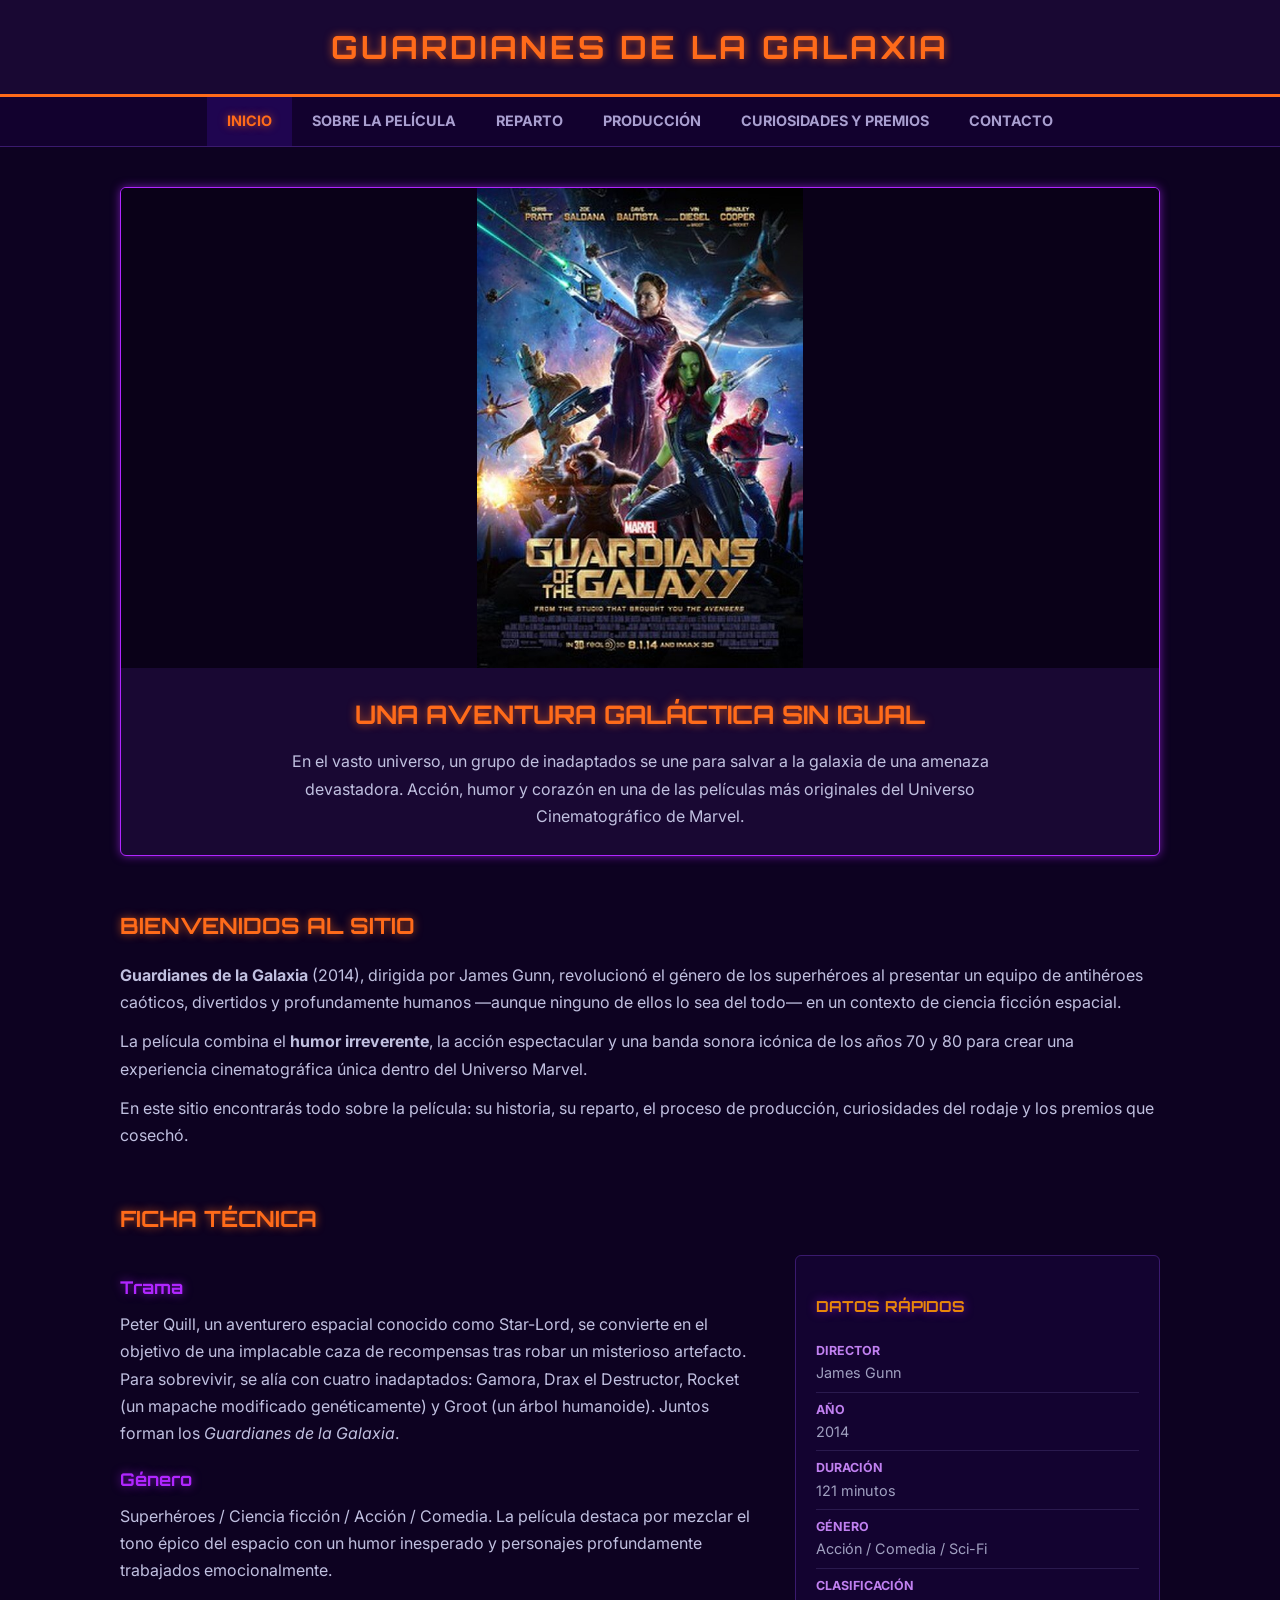
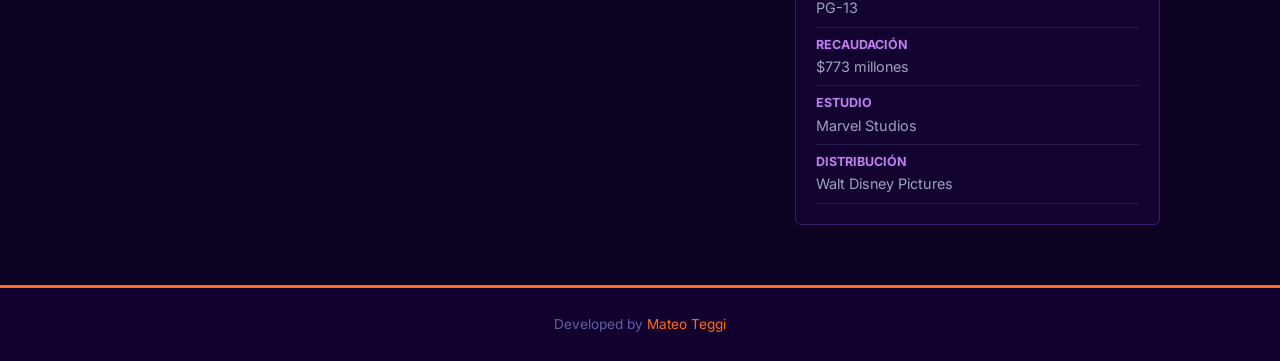
<file: index.html>
﻿<!DOCTYPE html>
<html lang="es">
<head>
    <meta charset="UTF-8">
    <meta name="viewport" content="width=device-width, initial-scale=1.0">
    <title>Guardianes de la Galaxia - Inicio</title>

    <!-- Favicon: SVG con un emoji embebido. No necesita archivo aparte y va en TODAS las paginas. -->
    <link rel="icon" href="data:image/svg+xml,<svg xmlns='http://www.w3.org/2000/svg' viewBox='0 0 100 100'><text y='.9em' font-size='90'>🚀</text></svg>">

    <!-- Google Fonts: NO es un framework ni libreria externa. Es solo un enlace a hojas de estilo. -->
    <!-- preconnect abre la conexion antes de tiempo para que las fuentes carguen mas rapido. -->
    <link rel="preconnect" href="https://fonts.googleapis.com">
    <link rel="preconnect" href="https://fonts.gstatic.com" crossorigin>
    <!-- Orbitron (titulos, con caracter) + Inter (cuerpo, legible). Cada peso pesa: pedimos solo los que usamos. -->
    <link href="https://fonts.googleapis.com/css2?family=Inter:wght@400;600&family=Orbitron:wght@600;800&display=swap" rel="stylesheet">

    <!-- CSS modular: estructura general + componentes de contenido -->
    <link rel="stylesheet" href="css/estructura.css">
    <link rel="stylesheet" href="css/componentes.css">
</head>
<body>

    <header>
        <h1>Guardianes de la Galaxia</h1>
    </header>

    <nav>
        <ul>
            <li><a href="index.html" class="activo">Inicio</a></li>
            <li><a href="sobre-la-pelicula.html">Sobre la Película</a></li>
            <li><a href="reparto.html">Reparto</a></li>
            <li><a href="produccion.html">Producción</a></li>
            <li><a href="curiosidades.html">Curiosidades y Premios</a></li>
            <li><a href="contacto.html">Contacto</a></li>
        </ul>
    </nav>

    <main>

        <section class="hero">
            <img src="img/poster.jpg" alt="Poster oficial de Guardianes de la Galaxia">
            <div class="hero-texto">
                <h2>Una aventura galáctica sin igual</h2>
                <p>
                    En el vasto universo, un grupo de inadaptados se une para salvar a la galaxia
                    de una amenaza devastadora. Acción, humor y corazón en una de las películas
                    más originales del Universo Cinematográfico de Marvel.
                </p>
            </div>
        </section>

        <section>
            <h2>Bienvenidos al sitio</h2>
            <p>
                <strong>Guardianes de la Galaxia</strong> (2014), dirigida por James Gunn,
                revolucionó el género de los superhéroes al presentar un equipo de antihéroes
                caóticos, divertidos y profundamente humanos —aunque ninguno de ellos lo sea del todo—
                en un contexto de ciencia ficción espacial.
            </p>
            <p>
                La película combina el <strong>humor irreverente</strong>, la acción
                espectacular y una banda sonora icónica de los años 70 y 80 para crear
                una experiencia cinematográfica única dentro del Universo Marvel.
            </p>
            <p>
                En este sitio encontrarás todo sobre la película: su historia, su reparto,
                el proceso de producción, curiosidades del rodaje y los premios que cosechó.
            </p>
        </section>

        <section>
            <h2>Ficha técnica</h2>
            <div class="contenido-con-aside">
                <div class="texto-principal">
                    <h3>Trama</h3>
                    <p>
                        Peter Quill, un aventurero espacial conocido como Star-Lord, se convierte
                        en el objetivo de una implacable caza de recompensas tras robar un misterioso
                        artefacto. Para sobrevivir, se alía con cuatro inadaptados: Gamora, Drax el
                        Destructor, Rocket (un mapache modificado genéticamente) y Groot (un árbol humanoide).
                        Juntos forman los <em>Guardianes de la Galaxia</em>.
                    </p>
                    <h3>Género</h3>
                    <p>
                        Superhéroes / Ciencia ficción / Acción / Comedia. La película destaca por
                        mezclar el tono épico del espacio con un humor inesperado y personajes
                        profundamente trabajados emocionalmente.
                    </p>
                </div>
                <aside class="panel">
                    <h3>Datos rápidos</h3>
                    <ul>
                        <li>
                            <strong>Director</strong>
                            James Gunn
                        </li>
                        <li>
                            <strong>Año</strong>
                            2014
                        </li>
                        <li>
                            <strong>Duración</strong>
                            121 minutos
                        </li>
                        <li>
                            <strong>Género</strong>
                            Acción / Comedia / Sci-Fi
                        </li>
                        <li>
                            <strong>Clasificación</strong>
                            PG-13
                        </li>
                        <li>
                            <strong>Recaudación</strong>
                            $773 millones
                        </li>
                        <li>
                            <strong>Estudio</strong>
                            Marvel Studios
                        </li>
                        <li>
                            <strong>Distribución</strong>
                            Walt Disney Pictures
                        </li>
                    </ul>
                </aside>
            </div>
        </section>

    </main>

    <footer>
        <p>Developed by <span>Mateo Teggi</span></p>
    </footer>

</body>
</html>
</file>
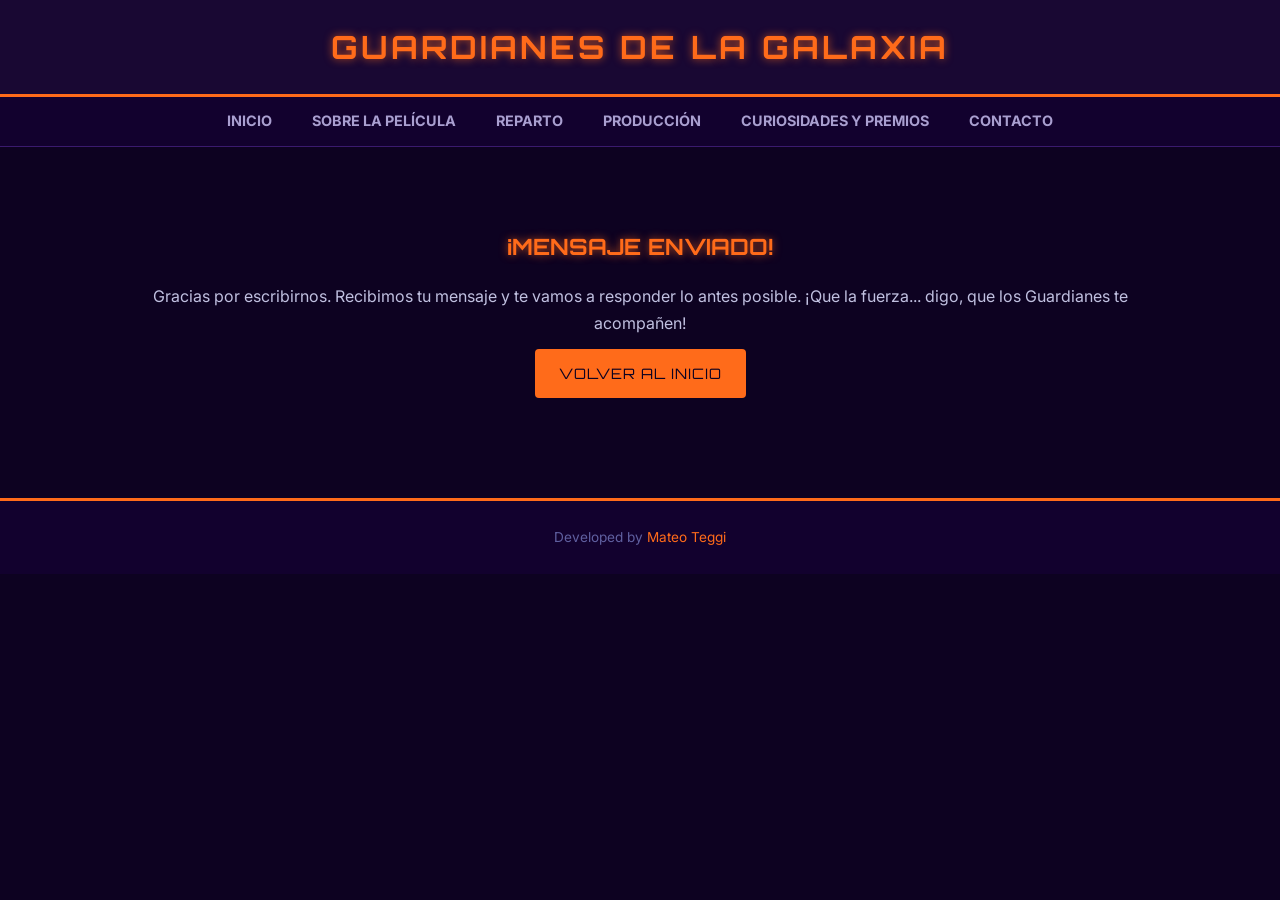
<file: confirmacion.html>
<!DOCTYPE html>
<html lang="es">
<head>
    <meta charset="UTF-8">
    <meta name="viewport" content="width=device-width, initial-scale=1.0">
    <title>Guardianes de la Galaxia - Mensaje enviado</title>
    <!-- Favicon: SVG con un emoji embebido. Va en TODAS las paginas. -->
    <link rel="icon" href="data:image/svg+xml,<svg xmlns='http://www.w3.org/2000/svg' viewBox='0 0 100 100'><text y='.9em' font-size='90'>🚀</text></svg>">

    <!-- Google Fonts: Orbitron (titulos) + Inter (cuerpo). -->
    <link rel="preconnect" href="https://fonts.googleapis.com">
    <link rel="preconnect" href="https://fonts.gstatic.com" crossorigin>
    <link href="https://fonts.googleapis.com/css2?family=Inter:wght@400;600&family=Orbitron:wght@600;800&display=swap" rel="stylesheet">

    <!-- CSS modular: estructura general + estilos de mensaje -->
    <link rel="stylesheet" href="css/estructura.css">
    <link rel="stylesheet" href="css/formulario.css">
</head>
<body>

    <header>
        <h1>Guardianes de la Galaxia</h1>
    </header>

    <nav>
        <ul>
            <li><a href="index.html">Inicio</a></li>
            <li><a href="sobre-la-pelicula.html">Sobre la Película</a></li>
            <li><a href="reparto.html">Reparto</a></li>
            <li><a href="produccion.html">Producción</a></li>
            <li><a href="curiosidades.html">Curiosidades y Premios</a></li>
            <li><a href="contacto.html">Contacto</a></li>
        </ul>
    </nav>

    <main>

        <section class="mensaje-centrado">
            <h2>¡Mensaje enviado!</h2>
            <p>
                Gracias por escribirnos. Recibimos tu mensaje y te vamos a responder
                lo antes posible. ¡Que la fuerza... digo, que los Guardianes te acompañen!
            </p>
            <a href="index.html" class="boton-enviar">Volver al inicio</a>
        </section>

    </main>

    <footer>
        <p>Developed by <span>Mateo Teggi</span></p>
    </footer>

</body>
</html>
</file>
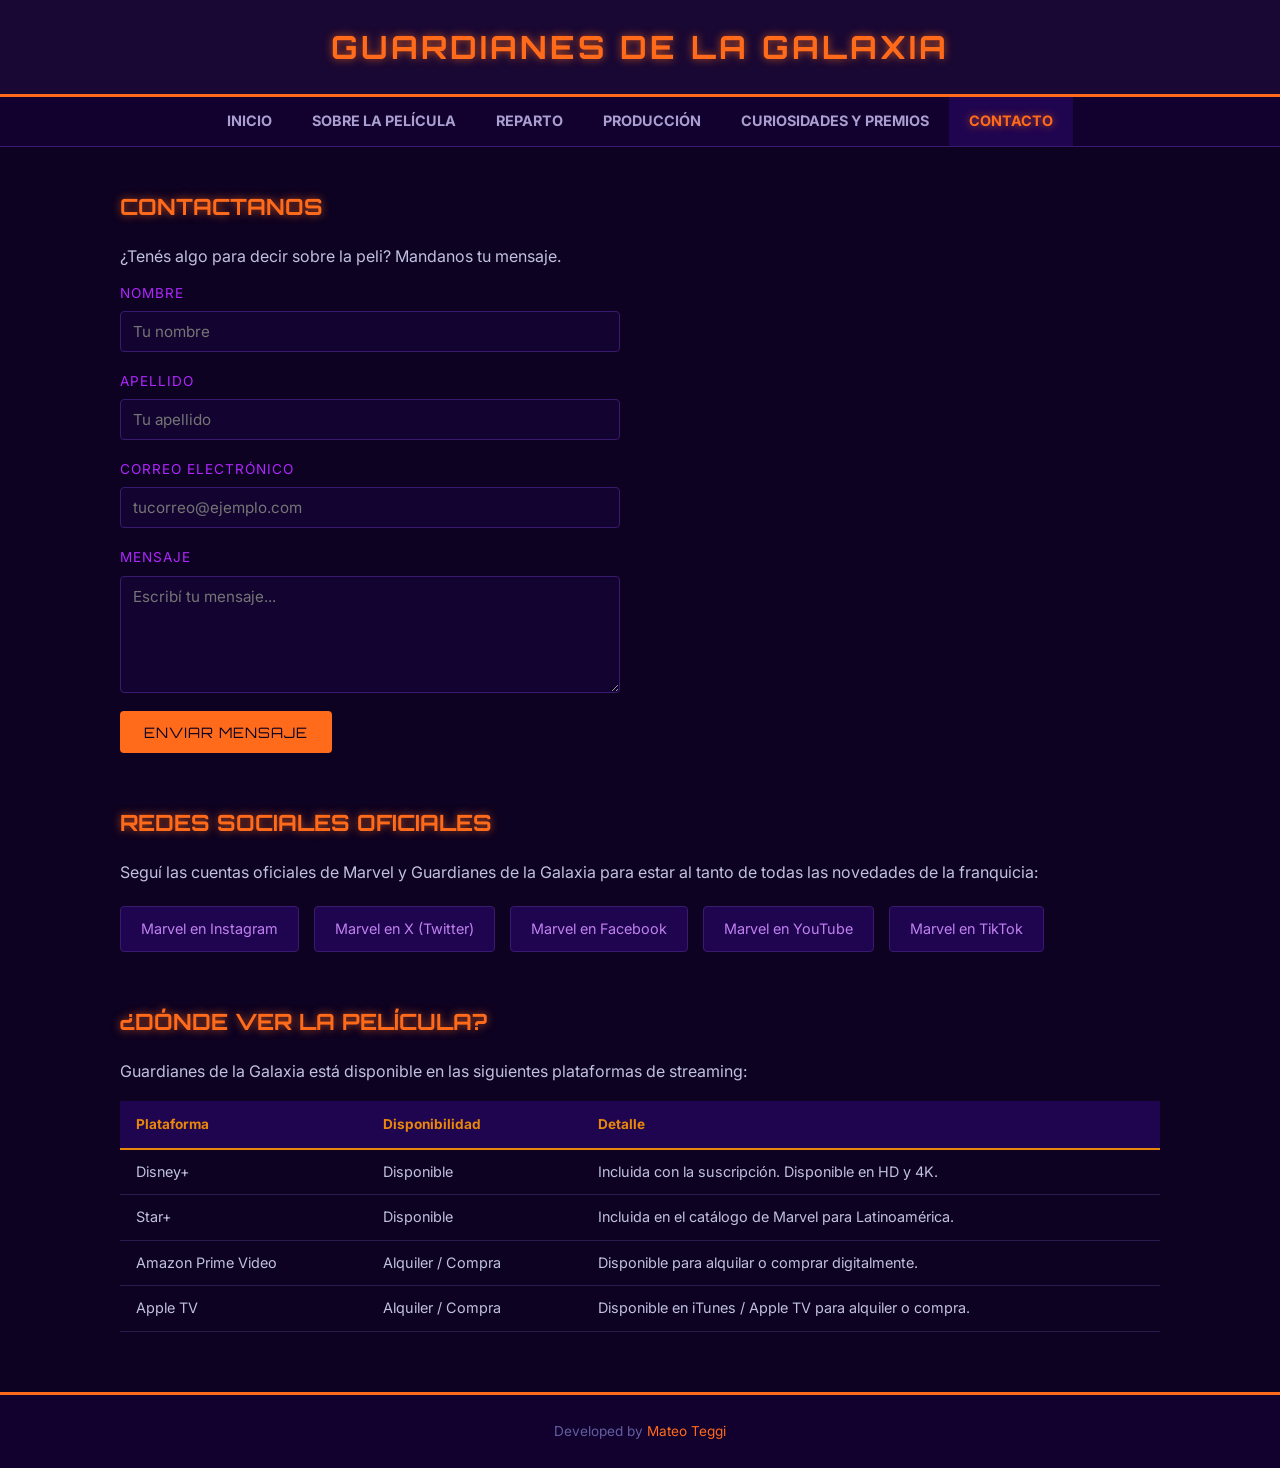
<file: contacto.html>
﻿<!DOCTYPE html>
<html lang="es">
<head>
    <meta charset="UTF-8">
    <meta name="viewport" content="width=device-width, initial-scale=1.0">
    <title>Guardianes de la Galaxia - Contacto</title>
    <!-- Favicon: SVG con un emoji embebido. Va en TODAS las paginas. -->
    <link rel="icon" href="data:image/svg+xml,<svg xmlns='http://www.w3.org/2000/svg' viewBox='0 0 100 100'><text y='.9em' font-size='90'>🚀</text></svg>">

    <!-- Google Fonts: Orbitron (titulos) + Inter (cuerpo). -->
    <link rel="preconnect" href="https://fonts.googleapis.com">
    <link rel="preconnect" href="https://fonts.gstatic.com" crossorigin>
    <link href="https://fonts.googleapis.com/css2?family=Inter:wght@400;600&family=Orbitron:wght@600;800&display=swap" rel="stylesheet">

    <!-- CSS modular: estructura + componentes (redes, tabla) + formulario -->
    <link rel="stylesheet" href="css/estructura.css">
    <link rel="stylesheet" href="css/componentes.css">
    <link rel="stylesheet" href="css/formulario.css">
</head>
<body>

    <header>
        <h1>Guardianes de la Galaxia</h1>
    </header>

    <nav>
        <ul>
            <li><a href="index.html">Inicio</a></li>
            <li><a href="sobre-la-pelicula.html">Sobre la Película</a></li>
            <li><a href="reparto.html">Reparto</a></li>
            <li><a href="produccion.html">Producción</a></li>
            <li><a href="curiosidades.html">Curiosidades y Premios</a></li>
            <li><a href="contacto.html" class="activo">Contacto</a></li>
        </ul>
    </nav>

    <main>

        <!-- Formulario de contacto.
             action="confirmacion.html" -> a donde va al enviar.
             method="get" -> en un sitio estatico (sin servidor) es la unica forma de
             "redirigir" al enviar; post necesitaria un backend que reciba los datos. -->
        <section>
            <h2>Contactanos</h2>
            <p>¿Tenés algo para decir sobre la peli? Mandanos tu mensaje.</p>

            <form class="formulario" action="confirmacion.html" method="get">
                <div class="campo">
                    <!-- for + id atan el label con el input (accesibilidad y click). -->
                    <label for="nombre">Nombre</label>
                    <input type="text" id="nombre" name="nombre" required placeholder="Tu nombre">
                </div>

                <div class="campo">
                    <label for="apellido">Apellido</label>
                    <input type="text" id="apellido" name="apellido" required placeholder="Tu apellido">
                </div>

                <div class="campo">
                    <!-- type="email": el navegador valida el formato del correo automaticamente. -->
                    <label for="email">Correo electrónico</label>
                    <input type="email" id="email" name="email" required placeholder="tucorreo@ejemplo.com">
                </div>

                <div class="campo">
                    <!-- minlength: exige un minimo de caracteres antes de dejar enviar. -->
                    <label for="mensaje">Mensaje</label>
                    <textarea id="mensaje" name="mensaje" rows="5" required minlength="10" placeholder="Escribí tu mensaje..."></textarea>
                </div>

                <button type="submit" class="boton-enviar">Enviar mensaje</button>
            </form>
        </section>

        <section>
            <h2>Redes Sociales Oficiales</h2>
            <p>
                Seguí las cuentas oficiales de Marvel y Guardianes de la Galaxia para
                estar al tanto de todas las novedades de la franquicia:
            </p>

            <div class="redes">
                <a href="https://www.instagram.com/marvel/" target="_blank">Marvel en Instagram</a>
                <a href="https://x.com/Marvel" target="_blank">Marvel en X (Twitter)</a>
                <a href="https://www.facebook.com/Marvel" target="_blank">Marvel en Facebook</a>
                <a href="https://www.youtube.com/@Marvel" target="_blank">Marvel en YouTube</a>
                <a href="https://www.tiktok.com/@marvel" target="_blank">Marvel en TikTok</a>
            </div>
        </section>

        <section>
            <h2>¿Dónde ver la película?</h2>
            <p>
                Guardianes de la Galaxia está disponible en las siguientes plataformas
                de streaming:
            </p>

            <table>
                <thead>
                    <tr>
                        <th>Plataforma</th>
                        <th>Disponibilidad</th>
                        <th>Detalle</th>
                    </tr>
                </thead>
                <tbody>
                    <tr>
                        <td>Disney+</td>
                        <td>Disponible</td>
                        <td>Incluida con la suscripción. Disponible en HD y 4K.</td>
                    </tr>
                    <tr>
                        <td>Star+</td>
                        <td>Disponible</td>
                        <td>Incluida en el catálogo de Marvel para Latinoamérica.</td>
                    </tr>
                    <tr>
                        <td>Amazon Prime Video</td>
                        <td>Alquiler / Compra</td>
                        <td>Disponible para alquilar o comprar digitalmente.</td>
                    </tr>
                    <tr>
                        <td>Apple TV</td>
                        <td>Alquiler / Compra</td>
                        <td>Disponible en iTunes / Apple TV para alquiler o compra.</td>
                    </tr>
                </tbody>
            </table>
        </section>

    </main>

    <footer>
        <p>Developed by <span>Mateo Teggi</span></p>
    </footer>

</body>
</html>
</file>
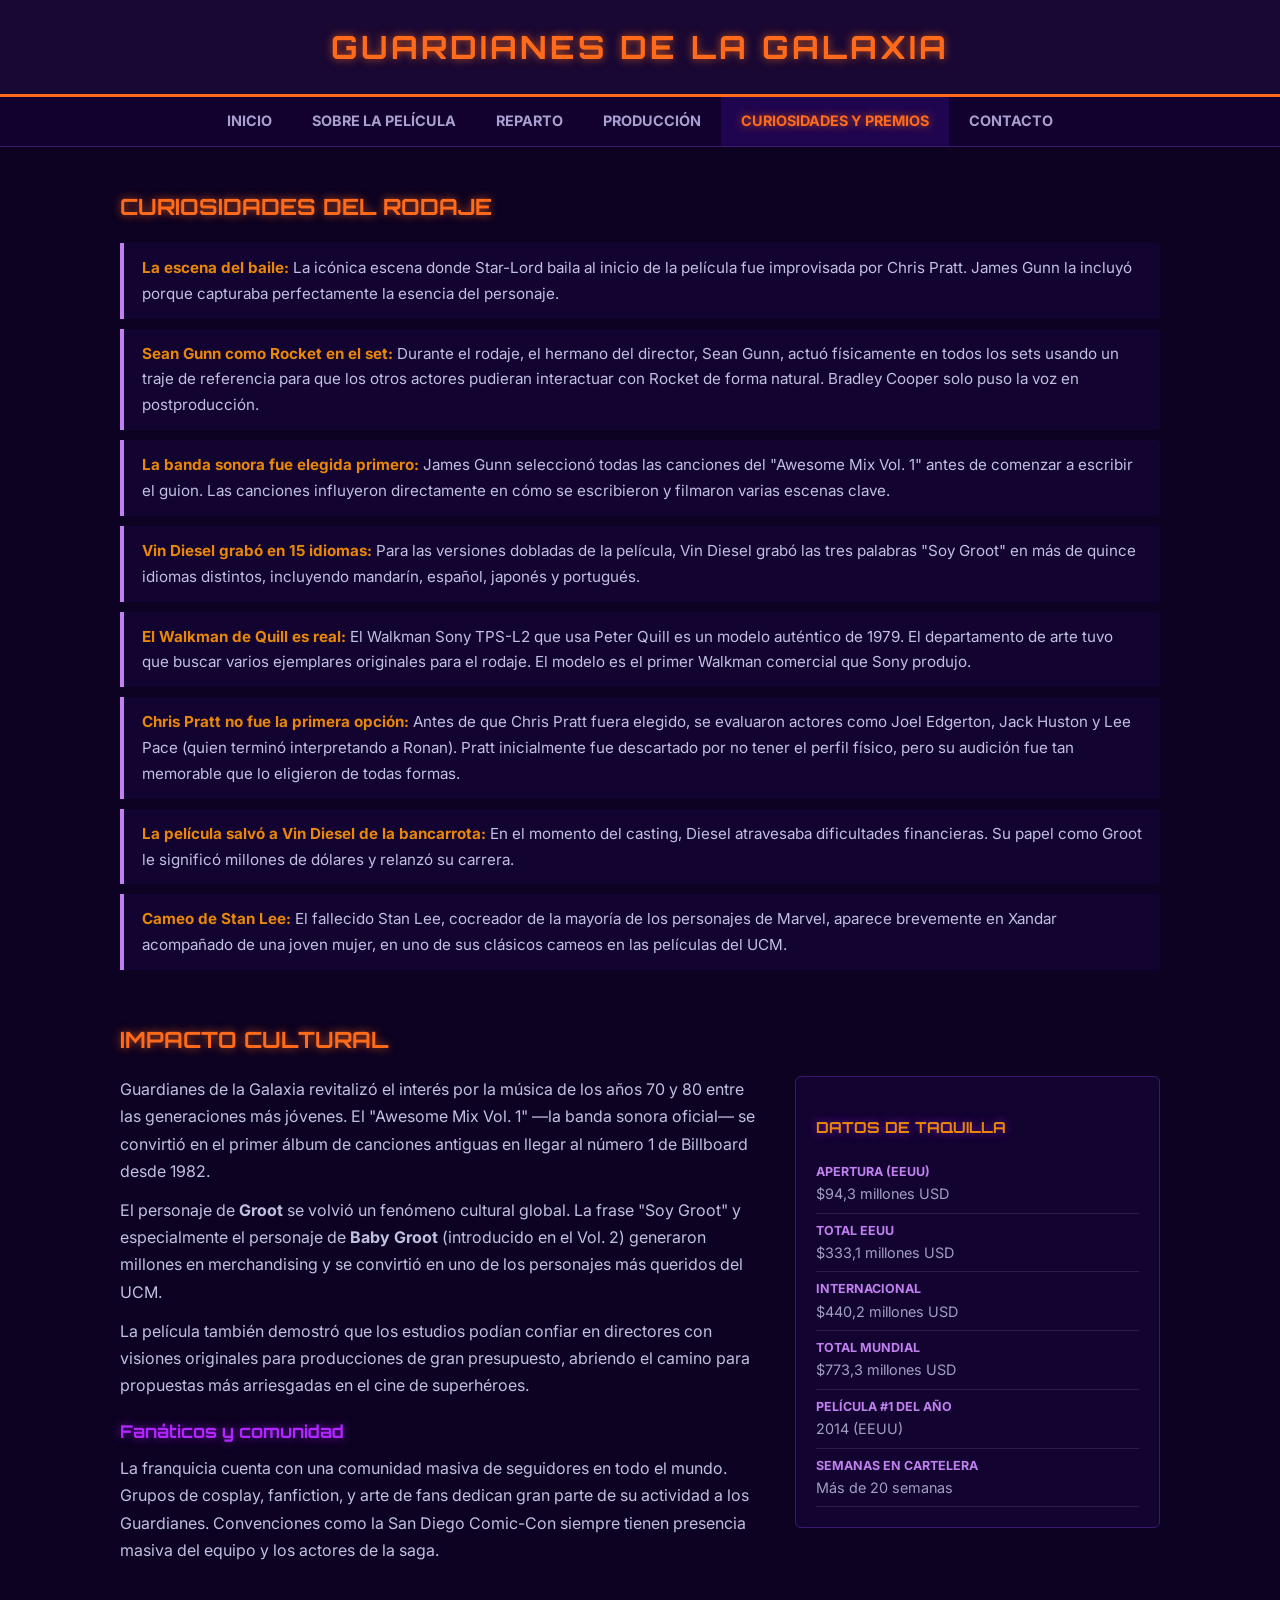
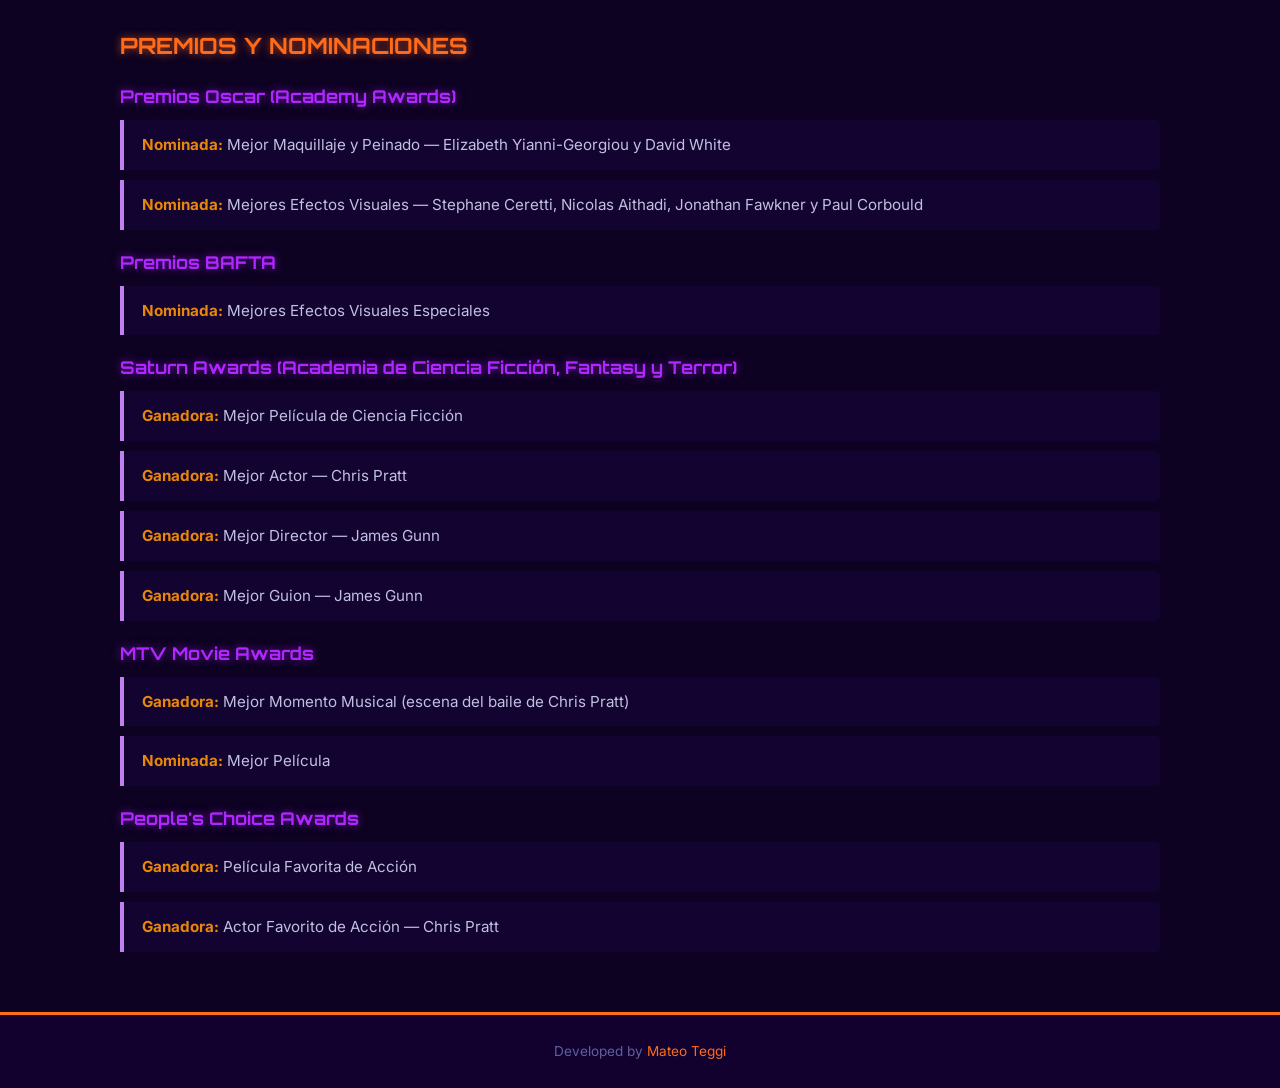
<file: curiosidades.html>
﻿<!DOCTYPE html>
<html lang="es">
<head>
    <meta charset="UTF-8">
    <meta name="viewport" content="width=device-width, initial-scale=1.0">
    <title>Guardianes de la Galaxia - Curiosidades y Premios</title>
    <!-- Favicon: SVG con un emoji embebido. Va en TODAS las paginas. -->
    <link rel="icon" href="data:image/svg+xml,<svg xmlns='http://www.w3.org/2000/svg' viewBox='0 0 100 100'><text y='.9em' font-size='90'>🚀</text></svg>">

    <!-- Google Fonts: Orbitron (titulos) + Inter (cuerpo). -->
    <link rel="preconnect" href="https://fonts.googleapis.com">
    <link rel="preconnect" href="https://fonts.gstatic.com" crossorigin>
    <link href="https://fonts.googleapis.com/css2?family=Inter:wght@400;600&family=Orbitron:wght@600;800&display=swap" rel="stylesheet">

    <!-- CSS modular: estructura general + componentes de contenido -->
    <link rel="stylesheet" href="css/estructura.css">
    <link rel="stylesheet" href="css/componentes.css">
</head>
<body>

    <header>
        <h1>Guardianes de la Galaxia</h1>
    </header>

    <nav>
        <ul>
            <li><a href="index.html">Inicio</a></li>
            <li><a href="sobre-la-pelicula.html">Sobre la Película</a></li>
            <li><a href="reparto.html">Reparto</a></li>
            <li><a href="produccion.html">Producción</a></li>
            <li><a href="curiosidades.html" class="activo">Curiosidades y Premios</a></li>
            <li><a href="contacto.html">Contacto</a></li>
        </ul>
    </nav>

    <main>

        <section>
            <h2>Curiosidades del Rodaje</h2>

            <ul class="lista-destacada">
                <li>
                    <strong>La escena del baile:</strong> La icónica escena donde Star-Lord baila
                    al inicio de la película fue improvisada por Chris Pratt. James Gunn la incluyó
                    porque capturaba perfectamente la esencia del personaje.
                </li>
                <li>
                    <strong>Sean Gunn como Rocket en el set:</strong> Durante el rodaje, el hermano
                    del director, Sean Gunn, actuó físicamente en todos los sets usando un traje de
                    referencia para que los otros actores pudieran interactuar con Rocket de forma natural.
                    Bradley Cooper solo puso la voz en postproducción.
                </li>
                <li>
                    <strong>La banda sonora fue elegida primero:</strong> James Gunn seleccionó todas las
                    canciones del "Awesome Mix Vol. 1" antes de comenzar a escribir el guion. Las canciones
                    influyeron directamente en cómo se escribieron y filmaron varias escenas clave.
                </li>
                <li>
                    <strong>Vin Diesel grabó en 15 idiomas:</strong> Para las versiones dobladas de la
                    película, Vin Diesel grabó las tres palabras "Soy Groot" en más de quince idiomas distintos,
                    incluyendo mandarín, español, japonés y portugués.
                </li>
                <li>
                    <strong>El Walkman de Quill es real:</strong> El Walkman Sony TPS-L2 que usa Peter Quill
                    es un modelo auténtico de 1979. El departamento de arte tuvo que buscar varios ejemplares
                    originales para el rodaje. El modelo es el primer Walkman comercial que Sony produjo.
                </li>
                <li>
                    <strong>Chris Pratt no fue la primera opción:</strong> Antes de que Chris Pratt fuera
                    elegido, se evaluaron actores como Joel Edgerton, Jack Huston y Lee Pace (quien
                    terminó interpretando a Ronan). Pratt inicialmente fue descartado por no tener el
                    perfil físico, pero su audición fue tan memorable que lo eligieron de todas formas.
                </li>
                <li>
                    <strong>La película salvó a Vin Diesel de la bancarrota:</strong> En el momento del
                    casting, Diesel atravesaba dificultades financieras. Su papel como Groot le significó
                    millones de dólares y relanzó su carrera.
                </li>
                <li>
                    <strong>Cameo de Stan Lee:</strong> El fallecido Stan Lee, cocreador de la mayoría
                    de los personajes de Marvel, aparece brevemente en Xandar acompañado de una joven mujer,
                    en uno de sus clásicos cameos en las películas del UCM.
                </li>
            </ul>
        </section>

        <section>
            <h2>Impacto Cultural</h2>
            <div class="contenido-con-aside">
                <div class="texto-principal">
                    <p>
                        Guardianes de la Galaxia revitalizó el interés por la música de los años
                        70 y 80 entre las generaciones más jóvenes. El "Awesome Mix Vol. 1" —la
                        banda sonora oficial— se convirtió en el primer álbum de canciones antiguas
                        en llegar al número 1 de Billboard desde 1982.
                    </p>
                    <p>
                        El personaje de <strong>Groot</strong> se volvió un fenómeno cultural global.
                        La frase "Soy Groot" y especialmente el personaje de <strong>Baby Groot</strong>
                        (introducido en el Vol. 2) generaron millones en merchandising y se convirtió
                        en uno de los personajes más queridos del UCM.
                    </p>
                    <p>
                        La película también demostró que los estudios podían confiar en directores
                        con visiones originales para producciones de gran presupuesto, abriendo
                        el camino para propuestas más arriesgadas en el cine de superhéroes.
                    </p>
                    <h3>Fanáticos y comunidad</h3>
                    <p>
                        La franquicia cuenta con una comunidad masiva de seguidores en todo el mundo.
                        Grupos de cosplay, fanfiction, y arte de fans dedican gran parte de su actividad
                        a los Guardianes. Convenciones como la San Diego Comic-Con siempre tienen presencia
                        masiva del equipo y los actores de la saga.
                    </p>
                </div>
                <aside class="panel">
                    <h3>Datos de taquilla</h3>
                    <ul>
                        <li>
                            <strong>Apertura (EEUU)</strong>
                            $94,3 millones USD
                        </li>
                        <li>
                            <strong>Total EEUU</strong>
                            $333,1 millones USD
                        </li>
                        <li>
                            <strong>Internacional</strong>
                            $440,2 millones USD
                        </li>
                        <li>
                            <strong>Total mundial</strong>
                            $773,3 millones USD
                        </li>
                        <li>
                            <strong>Película #1 del año</strong>
                            2014 (EEUU)
                        </li>
                        <li>
                            <strong>Semanas en cartelera</strong>
                            Más de 20 semanas
                        </li>
                    </ul>
                </aside>
            </div>
        </section>

        <section>
            <h2>Premios y Nominaciones</h2>

            <h3>Premios Oscar (Academy Awards)</h3>
            <ul class="lista-destacada">
                <li>
                    <strong>Nominada:</strong> Mejor Maquillaje y Peinado — Elizabeth Yianni-Georgiou y David White
                </li>
                <li>
                    <strong>Nominada:</strong> Mejores Efectos Visuales — Stephane Ceretti, Nicolas Aithadi, Jonathan Fawkner y Paul Corbould
                </li>
            </ul>

            <h3>Premios BAFTA</h3>
            <ul class="lista-destacada">
                <li>
                    <strong>Nominada:</strong> Mejores Efectos Visuales Especiales
                </li>
            </ul>

            <h3>Saturn Awards (Academia de Ciencia Ficción, Fantasy y Terror)</h3>
            <ul class="lista-destacada">
                <li>
                    <strong>Ganadora:</strong> Mejor Película de Ciencia Ficción
                </li>
                <li>
                    <strong>Ganadora:</strong> Mejor Actor — Chris Pratt
                </li>
                <li>
                    <strong>Ganadora:</strong> Mejor Director — James Gunn
                </li>
                <li>
                    <strong>Ganadora:</strong> Mejor Guion — James Gunn
                </li>
            </ul>

            <h3>MTV Movie Awards</h3>
            <ul class="lista-destacada">
                <li>
                    <strong>Ganadora:</strong> Mejor Momento Musical (escena del baile de Chris Pratt)
                </li>
                <li>
                    <strong>Nominada:</strong> Mejor Película
                </li>
            </ul>

            <h3>People's Choice Awards</h3>
            <ul class="lista-destacada">
                <li>
                    <strong>Ganadora:</strong> Película Favorita de Acción
                </li>
                <li>
                    <strong>Ganadora:</strong> Actor Favorito de Acción — Chris Pratt
                </li>
            </ul>
        </section>

    </main>

    <footer>
        <p>Developed by <span>Mateo Teggi</span></p>
    </footer>

</body>
</html>
</file>
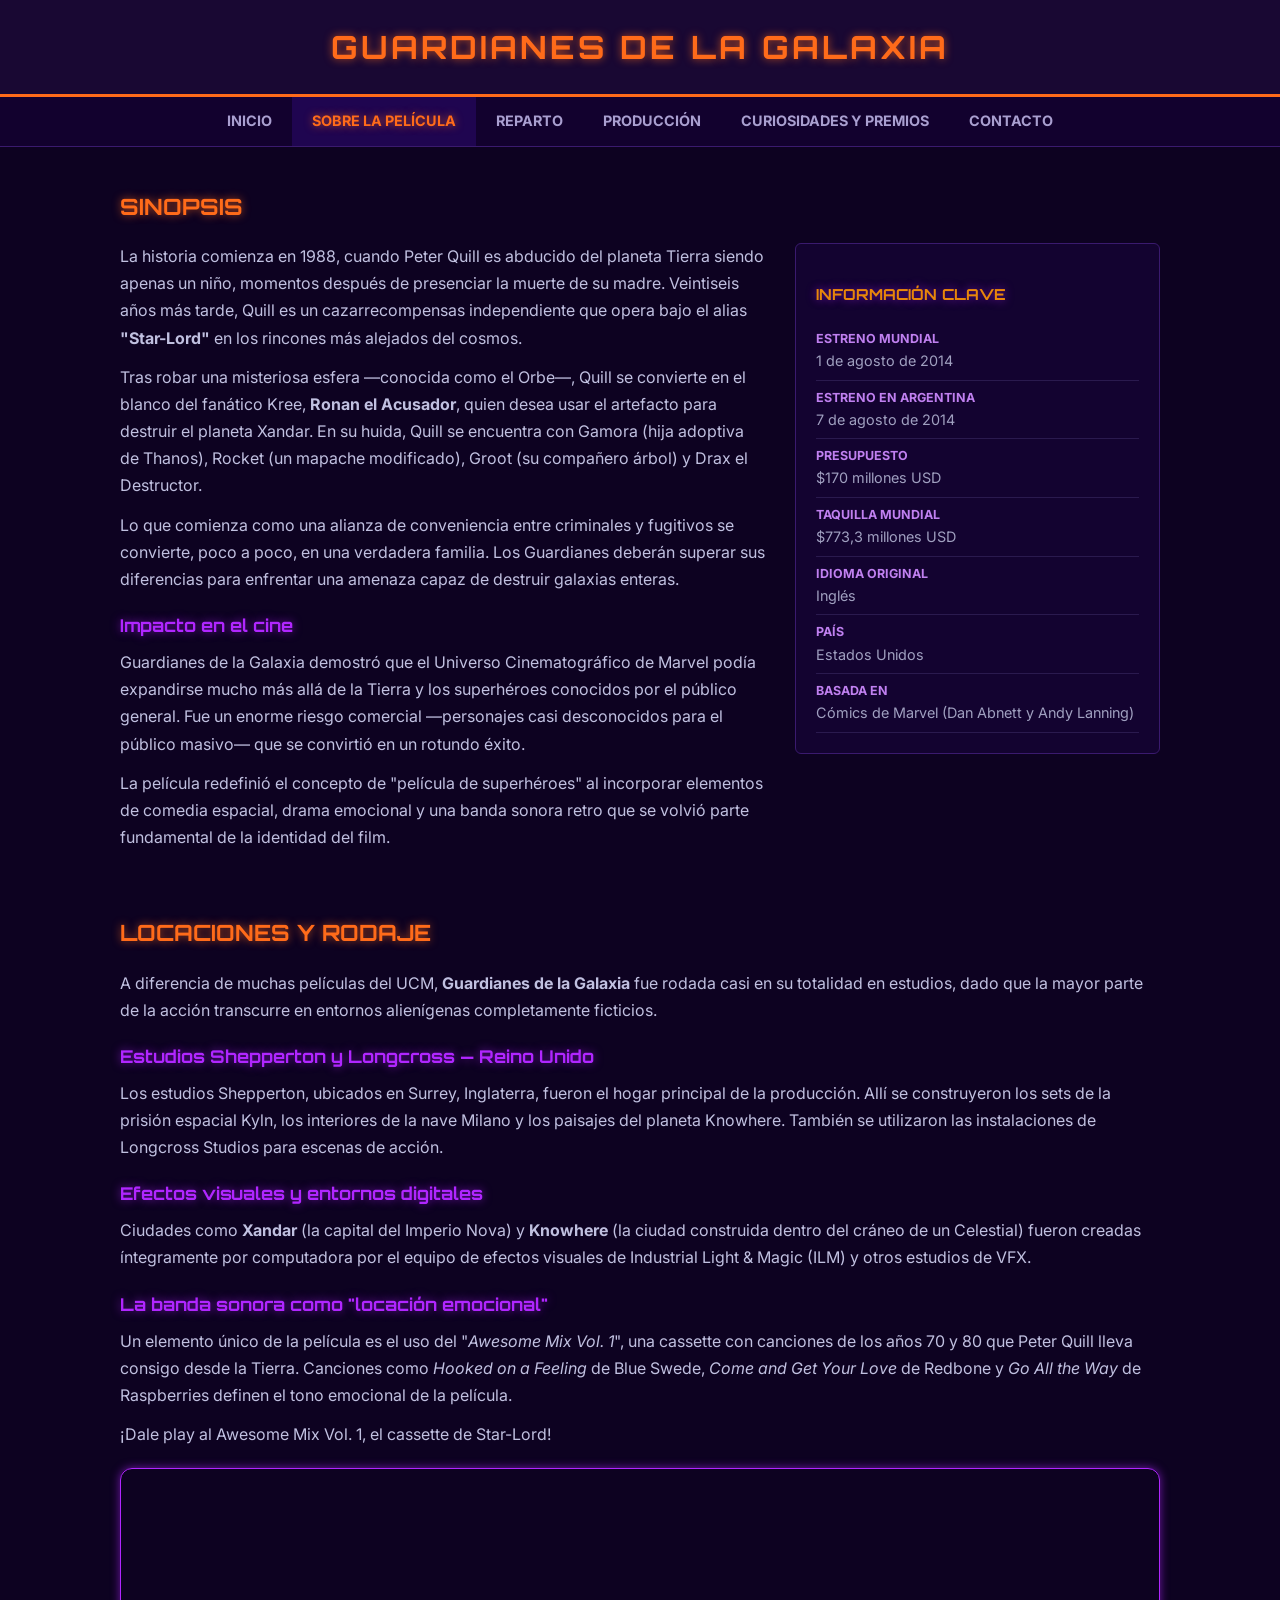
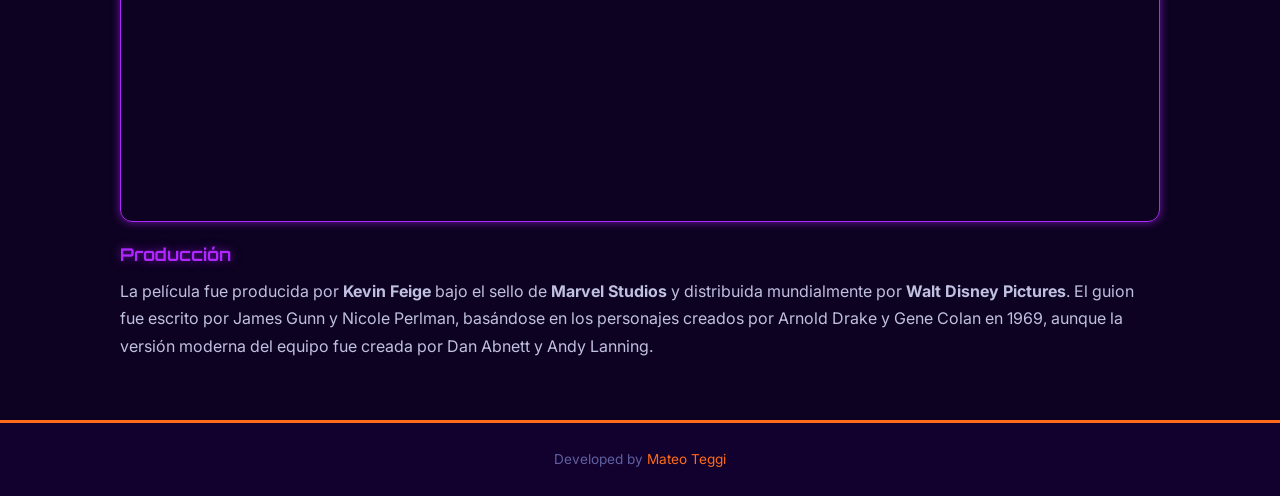
<file: sobre-la-pelicula.html>
﻿<!DOCTYPE html>
<html lang="es">
<head>
    <meta charset="UTF-8">
    <meta name="viewport" content="width=device-width, initial-scale=1.0">
    <title>Guardianes de la Galaxia - Sobre la Película</title>
    <!-- Favicon: SVG con un emoji embebido. Va en TODAS las paginas. -->
    <link rel="icon" href="data:image/svg+xml,<svg xmlns='http://www.w3.org/2000/svg' viewBox='0 0 100 100'><text y='.9em' font-size='90'>🚀</text></svg>">

    <!-- Google Fonts: Orbitron (titulos) + Inter (cuerpo). -->
    <link rel="preconnect" href="https://fonts.googleapis.com">
    <link rel="preconnect" href="https://fonts.gstatic.com" crossorigin>
    <link href="https://fonts.googleapis.com/css2?family=Inter:wght@400;600&family=Orbitron:wght@600;800&display=swap" rel="stylesheet">

    <!-- CSS modular: estructura general + componentes de contenido -->
    <link rel="stylesheet" href="css/estructura.css">
    <link rel="stylesheet" href="css/componentes.css">
</head>
<body>

    <header>
        <h1>Guardianes de la Galaxia</h1>
    </header>

    <nav>
        <ul>
            <li><a href="index.html">Inicio</a></li>
            <li><a href="sobre-la-pelicula.html" class="activo">Sobre la Película</a></li>
            <li><a href="reparto.html">Reparto</a></li>
            <li><a href="produccion.html">Producción</a></li>
            <li><a href="curiosidades.html">Curiosidades y Premios</a></li>
            <li><a href="contacto.html">Contacto</a></li>
        </ul>
    </nav>

    <main>

        <section>
            <h2>Sinopsis</h2>
            <div class="contenido-con-aside">
                <div class="texto-principal">
                    <p>
                        La historia comienza en 1988, cuando Peter Quill es abducido del planeta Tierra
                        siendo apenas un niño, momentos después de presenciar la muerte de su madre.
                        Veintiseis años más tarde, Quill es un cazarrecompensas independiente que opera
                        bajo el alias <strong>"Star-Lord"</strong> en los rincones más alejados del cosmos.
                    </p>
                    <p>
                        Tras robar una misteriosa esfera —conocida como el Orbe—, Quill se convierte
                        en el blanco del fanático Kree, <strong>Ronan el Acusador</strong>, quien desea
                        usar el artefacto para destruir el planeta Xandar. En su huida, Quill se
                        encuentra con Gamora (hija adoptiva de Thanos), Rocket (un mapache modificado),
                        Groot (su compañero árbol) y Drax el Destructor.
                    </p>
                    <p>
                        Lo que comienza como una alianza de conveniencia entre criminales y fugitivos
                        se convierte, poco a poco, en una verdadera familia. Los Guardianes deberán
                        superar sus diferencias para enfrentar una amenaza capaz de destruir galaxias enteras.
                    </p>

                    <h3>Impacto en el cine</h3>
                    <p>
                        Guardianes de la Galaxia demostró que el Universo Cinematográfico de Marvel
                        podía expandirse mucho más allá de la Tierra y los superhéroes conocidos por
                        el público general. Fue un enorme riesgo comercial —personajes casi desconocidos
                        para el público masivo— que se convirtió en un rotundo éxito.
                    </p>
                    <p>
                        La película redefinió el concepto de "película de superhéroes" al incorporar
                        elementos de comedia espacial, drama emocional y una banda sonora retro que
                        se volvió parte fundamental de la identidad del film.
                    </p>
                </div>

                <aside class="panel">
                    <h3>Información clave</h3>
                    <ul>
                        <li>
                            <strong>Estreno mundial</strong>
                            1 de agosto de 2014
                        </li>
                        <li>
                            <strong>Estreno en Argentina</strong>
                            7 de agosto de 2014
                        </li>
                        <li>
                            <strong>Presupuesto</strong>
                            $170 millones USD
                        </li>
                        <li>
                            <strong>Taquilla mundial</strong>
                            $773,3 millones USD
                        </li>
                        <li>
                            <strong>Idioma original</strong>
                            Inglés
                        </li>
                        <li>
                            <strong>País</strong>
                            Estados Unidos
                        </li>
                        <li>
                            <strong>Basada en</strong>
                            Cómics de Marvel (Dan Abnett y Andy Lanning)
                        </li>
                    </ul>
                </aside>
            </div>
        </section>

        <section>
            <h2>Locaciones y Rodaje</h2>
            <p>
                A diferencia de muchas películas del UCM, <strong>Guardianes de la Galaxia</strong>
                fue rodada casi en su totalidad en estudios, dado que la mayor parte de la
                acción transcurre en entornos alienígenas completamente ficticios.
            </p>

            <h3>Estudios Shepperton y Longcross — Reino Unido</h3>
            <p>
                Los estudios Shepperton, ubicados en Surrey, Inglaterra, fueron el hogar
                principal de la producción. Allí se construyeron los sets de la prisión
                espacial Kyln, los interiores de la nave Milano y los paisajes del planeta Knowhere.
                También se utilizaron las instalaciones de Longcross Studios para escenas de acción.
            </p>

            <h3>Efectos visuales y entornos digitales</h3>
            <p>
                Ciudades como <strong>Xandar</strong> (la capital del Imperio Nova) y
                <strong>Knowhere</strong> (la ciudad construida dentro del cráneo de un
                Celestial) fueron creadas íntegramente por computadora por el equipo de
                efectos visuales de Industrial Light &amp; Magic (ILM) y otros estudios de VFX.
            </p>

            <h3>La banda sonora como "locación emocional"</h3>
            <p>
                Un elemento único de la película es el uso del "<em>Awesome Mix Vol. 1</em>",
                una cassette con canciones de los años 70 y 80 que Peter Quill lleva consigo
                desde la Tierra. Canciones como <em>Hooked on a Feeling</em> de Blue Swede,
                <em>Come and Get Your Love</em> de Redbone y <em>Go All the Way</em> de
                Raspberries definen el tono emocional de la película.
            </p>

            <p>¡Dale play al Awesome Mix Vol. 1, el cassette de Star-Lord!</p>

            <!-- Reproductor embebido (iframe) del soundtrack oficial en Spotify.
                 Trae sus propios controles y es legal: embebemos contenido oficial,
                 no subimos un mp3 con copyright al proyecto. -->
            <div class="reproductor">
                <iframe src="https://open.spotify.com/embed/album/1TjTnGb9hUp1czJ80FyKHU"
                        width="100%" height="352"
                        style="border: 0;"
                        allow="autoplay; clipboard-write; encrypted-media; fullscreen; picture-in-picture"
                        loading="lazy"
                        title="Awesome Mix Vol. 1 - Soundtrack oficial en Spotify"></iframe>
            </div>

            <h3>Producción</h3>
            <p>
                La película fue producida por <strong>Kevin Feige</strong> bajo el sello
                de <strong>Marvel Studios</strong> y distribuida mundialmente por
                <strong>Walt Disney Pictures</strong>. El guion fue escrito por
                James Gunn y Nicole Perlman, basándose en los personajes creados por
                Arnold Drake y Gene Colan en 1969, aunque la versión moderna del equipo
                fue creada por Dan Abnett y Andy Lanning.
            </p>
        </section>

    </main>

    <footer>
        <p>Developed by <span>Mateo Teggi</span></p>
    </footer>

</body>
</html>
</file>
<file: css/estructura.css>
/* ============================================================
   ESTRUCTURA GENERAL
   Esqueleto que se repite en TODAS las paginas del sitio:
   variables, reset, body, header, nav, main, titulos y footer.
   Este archivo se enlaza SIEMPRE.
   ============================================================ */

/* Variables globales (paleta synthwave + tipografia + glow).
   Se definen una vez y se reutilizan con var(--nombre). */
:root {
    /* Fondos (negro purpura, de mas oscuro a mas claro) */
    --fondo:          #0d0221;
    --fondo-panel:    #190833;
    --borde:          #3a1a6e;

    /* Neones (saturados, para que "brillen" contra el fondo) */
    --neon-naranja:   #ff6b1a;   /* naranja atardecer */
    --neon-violeta:   #b026ff;   /* violeta electrico */

    /* Texto */
    --texto:          #e6e0ff;
    --texto-suave:    #a99fd0;

    /* Tipografias */
    --fuente-titulo:  'Orbitron', sans-serif;
    --fuente-cuerpo:  'Inter', sans-serif;

    /* Glow reutilizable: resplandor de neon para titulos y bordes */
    --glow-naranja:   0 0 8px rgba(255, 107, 26, 0.7);
    --glow-violeta:   0 0 10px rgba(176, 38, 255, 0.6);
}

* {
    margin: 0;
    padding: 0;
    box-sizing: border-box;
}

body {
    font-family: var(--fuente-cuerpo);   /* Inter: cuerpo legible */
    background-color: var(--fondo);
    color: var(--texto);
    line-height: 1.7;
}

header {
    background-color: var(--fondo-panel);
    border-bottom: 3px solid var(--neon-naranja);
    box-shadow: var(--glow-naranja);   /* el borde inferior "brilla" */
    padding: 20px;
    text-align: center;
}

header h1 {
    font-family: var(--fuente-titulo);   /* Orbitron: solo en titulos */
    font-size: 2rem;
    color: var(--neon-naranja);
    text-shadow: var(--glow-naranja);
    text-transform: uppercase;
    letter-spacing: 3px;
}

header p.subtitulo {
    font-size: 0.95rem;
    color: #9090cc;
    margin-top: 6px;
}

nav {
    background-color: #12012e;
    border-bottom: 1px solid var(--borde);
}

nav ul {
    list-style: none;
    display: flex;
    justify-content: center;
    flex-wrap: wrap;
    padding: 0;
    margin: 0;
}

nav ul li a {
    display: block;
    padding: 12px 20px;
    color: var(--texto-suave);
    text-decoration: none;
    font-weight: bold;
    font-size: 0.9rem;
    text-transform: uppercase;
    transition: color 0.25s ease, background-color 0.25s ease;   /* animacion suave al pasar el mouse */
}

nav ul li a:hover,
nav ul li a.activo {
    color: var(--neon-naranja);
    background-color: #1f0550;
    text-shadow: var(--glow-naranja);
}

/* Animacion de entrada: el contenido aparece con un fade y una leve subida.
   @keyframes define los "fotogramas"; luego se aplica con la propiedad animation. */
@keyframes aparecer {
    from {
        opacity: 0;
        transform: translateY(20px);
    }
    to {
        opacity: 1;
        transform: translateY(0);
    }
}

main {
    max-width: 1100px;
    margin: 40px auto;
    padding: 0 30px;
    animation: aparecer 0.6s ease-out;   /* corre una vez al cargar la pagina */
}

section {
    margin-bottom: 50px;
}

section h2 {
    font-family: var(--fuente-titulo);   /* Orbitron */
    font-size: 1.4rem;
    color: var(--neon-naranja);
    text-shadow: var(--glow-naranja);
    margin-bottom: 18px;
    text-transform: uppercase;
}

section h3 {
    font-family: var(--fuente-titulo);
    font-size: 1.1rem;
    color: var(--neon-violeta);
    text-shadow: var(--glow-violeta);
    margin-bottom: 8px;
    margin-top: 18px;
}

section p {
    color: #c0c0e0;
    margin-bottom: 12px;
}

footer {
    background-color: #12012e;
    border-top: 3px solid var(--neon-naranja);
    text-align: center;
    padding: 25px 20px;
    margin-top: 60px;
}

footer p {
    color: #6060a0;
    font-size: 0.85rem;
}

footer p span {
    color: var(--neon-naranja);
}

/* Accesibilidad: si el usuario pide reducir el movimiento en su sistema,
   desactivamos animaciones y transiciones. */
@media (prefers-reduced-motion: reduce) {
    *,
    *::before,
    *::after {
        animation: none !important;
        transition: none !important;
    }
}
</file>
<file: css/componentes.css>
/* ============================================================
   COMPONENTES DE CONTENIDO
   Piezas reutilizables de las paginas de contenido: hero,
   tarjetas, aside, listas, tabla, redes y reproductor.
   Se enlaza en las paginas que las usan (no en confirmacion/404).
   ============================================================ */

/* .panel = look de "panel" compartido (fondo, borde, radio, padding).
   Se combina en el HTML: <article class="tarjeta panel">, <aside class="panel">.
   Asi el estilo comun vive UNA sola vez y no se repite. */
.panel {
    background-color: #130330;
    border: 1px solid var(--borde);
    border-radius: 6px;
    padding: 20px;
}

/* --- Hero (portada del index) --- */
.hero {
    text-align: center;
    margin-bottom: 50px;
    background-color: var(--fondo-panel);
    border: 1px solid var(--neon-violeta);
    box-shadow: var(--glow-violeta);   /* el panel entero brilla en violeta */
    border-radius: 6px;
    overflow: hidden;
}

.hero img {
    width: 100%;
    max-height: 480px;
    /* 'contain' muestra el poster COMPLETO sin recortarlo (antes 'cover' lo cortaba). */
    object-fit: contain;
    background-color: #0a0118;
    display: block;
}

.hero-texto {
    padding: 25px 20px;
}

.hero-texto h2 {
    font-family: var(--fuente-titulo);
    font-size: 1.6rem;
    color: var(--neon-naranja);
    text-shadow: var(--glow-naranja);
    margin-bottom: 12px;
}

.hero-texto p {
    font-size: 1rem;
    color: #c0c0e0;
    max-width: 700px;
    margin: 0 auto;
}

/* --- Tarjetas (reparto) --- */
.tarjetas {
    display: flex;
    flex-wrap: wrap;
    gap: 20px;
}

/* Solo lo que hace unica a la tarjeta; el fondo/borde vienen de .panel */
.tarjeta {
    flex: 1 1 280px;
    transition: transform 0.25s ease, box-shadow 0.25s ease;
}

/* Al pasar el mouse, la tarjeta se eleva y brilla en violeta. */
.tarjeta:hover {
    transform: translateY(-6px);
    box-shadow: var(--glow-violeta);
}

.tarjeta img {
    width: 100%;
    height: 200px;
    object-fit: cover;
    border-radius: 4px;
    margin-bottom: 12px;
    background-color: #2a1a4e;
}

.tarjeta h3 {
    font-size: 1rem;
    color: #e8870a;
    margin-bottom: 4px;
    margin-top: 0;
}

.tarjeta p.personaje {
    color: #c080f0;
    font-style: italic;
    font-size: 0.9rem;
    margin-bottom: 8px;
}

.tarjeta p {
    color: #a0a0c0;
    font-size: 0.9rem;
}

/* --- Layout de texto + aside --- */
.contenido-con-aside {
    display: flex;
    gap: 30px;
    align-items: flex-start;
}

.contenido-con-aside .texto-principal {
    flex: 2;
}

/* Solo lo propio del aside; el fondo/borde vienen de .panel */
aside {
    flex: 1;
    min-width: 220px;
}

aside h3 {
    font-size: 0.95rem;
    color: #e8870a;
    margin-bottom: 14px;
    text-transform: uppercase;
}

aside ul {
    list-style: none;
    padding: 0;
}

aside ul li {
    color: #a0a0c0;
    font-size: 0.9rem;
    padding: 6px 0;
    border-bottom: 1px solid #2a1a4e;
}

aside ul li strong {
    color: #c080f0;
    display: block;
    font-size: 0.78rem;
    text-transform: uppercase;
}

/* --- Lista destacada (curiosidades / premios) --- */
.lista-destacada {
    list-style: none;
    padding: 0;
}

.lista-destacada li {
    background-color: #130330;
    border-left: 4px solid #c080f0;
    padding: 12px 18px;
    margin-bottom: 10px;
    border-radius: 0 4px 4px 0;
    color: #c0c0e0;
    font-size: 0.95rem;
}

.lista-destacada li strong {
    color: #e8870a;
}

/* --- Tabla --- */
table {
    width: 100%;
    border-collapse: collapse;
    margin-top: 15px;
}

table th {
    background-color: #1f0550;
    color: #e8870a;
    font-size: 0.85rem;
    padding: 12px 16px;
    text-align: left;
    border-bottom: 2px solid #e8870a;
}

table td {
    padding: 10px 16px;
    color: #c0c0e0;
    border-bottom: 1px solid #2a1a4e;
    font-size: 0.9rem;
}

/* --- Redes sociales --- */
.redes {
    display: flex;
    gap: 15px;
    flex-wrap: wrap;
    margin-top: 20px;
}

.redes a {
    display: inline-block;
    padding: 10px 20px;
    background-color: #1f0550;
    color: #c080f0;
    text-decoration: none;
    border: 1px solid var(--borde);
    border-radius: 4px;
    font-size: 0.9rem;
    transition: background-color 0.2s ease, color 0.2s ease;
}

.redes a:hover {
    background-color: var(--neon-naranja);
    color: var(--fondo);
}

.img-placeholder {
    width: 100%;
    height: 200px;
    background-color: #1f0550;
    border-radius: 4px;
    display: flex;
    align-items: center;
    justify-content: center;
    color: #4040a0;
    font-size: 0.85rem;
    margin-bottom: 12px;
    border: 1px dashed var(--borde);
}

/* --- Reproductor de audio embebido (Spotify) --- */
.reproductor {
    margin-top: 20px;
    border: 1px solid var(--neon-violeta);
    box-shadow: var(--glow-violeta);
    border-radius: 12px;
    overflow: hidden;   /* recorta las esquinas del iframe al radio del contenedor */
}

.reproductor iframe {
    display: block;
}
</file>
<file: css/formulario.css>
/* ============================================================
   FORMULARIO Y PAGINAS DE MENSAJE
   Estilos especificos del formulario de contacto y de las
   paginas de confirmacion y error (404).
   Se enlaza solo en contacto, confirmacion y 404.
   ============================================================ */

.formulario {
    display: flex;
    flex-direction: column;   /* apila los campos en columna */
    gap: 18px;
    max-width: 500px;
}

.campo {
    display: flex;
    flex-direction: column;
    gap: 6px;
}

.campo label {
    font-size: 0.85rem;
    color: var(--neon-violeta);
    text-transform: uppercase;
    letter-spacing: 1px;
}

.campo input,
.campo textarea {
    font-family: var(--fuente-cuerpo);
    font-size: 0.95rem;
    color: var(--texto);
    background-color: #130330;
    border: 1px solid var(--borde);
    border-radius: 4px;
    padding: 10px 12px;
    transition: border-color 0.25s ease, box-shadow 0.25s ease;
}

.campo textarea {
    resize: vertical;   /* solo se puede agrandar hacia abajo, no romper el ancho */
}

/* :focus = cuando el campo esta seleccionado. Glow para dar feedback al usuario. */
.campo input:focus,
.campo textarea:focus {
    outline: none;
    border-color: var(--neon-naranja);
    box-shadow: var(--glow-naranja);
}

.boton-enviar {
    font-family: var(--fuente-titulo);
    font-size: 0.9rem;
    text-transform: uppercase;
    letter-spacing: 1px;
    color: var(--fondo);
    background-color: var(--neon-naranja);
    border: none;
    border-radius: 4px;
    padding: 12px 24px;
    cursor: pointer;
    align-self: flex-start;
    text-decoration: none;          /* por si se usa en un <a> (confirmacion / 404) */
    display: inline-block;
    transition: transform 0.2s ease, box-shadow 0.2s ease;
}

.boton-enviar:hover {
    box-shadow: var(--glow-naranja);
    transform: translateY(-2px);    /* pequeña animacion al pasar el mouse */
}

/* Pagina de confirmacion / error: mensaje centrado */
.mensaje-centrado {
    text-align: center;
    padding: 40px 20px;
}

/* Codigo de error grande (pagina 404) */
.codigo-error {
    font-family: var(--fuente-titulo);
    font-size: 6rem;
    font-weight: 800;
    color: var(--neon-violeta);
    text-shadow: var(--glow-violeta);
    margin-bottom: 10px;
}
</file>
